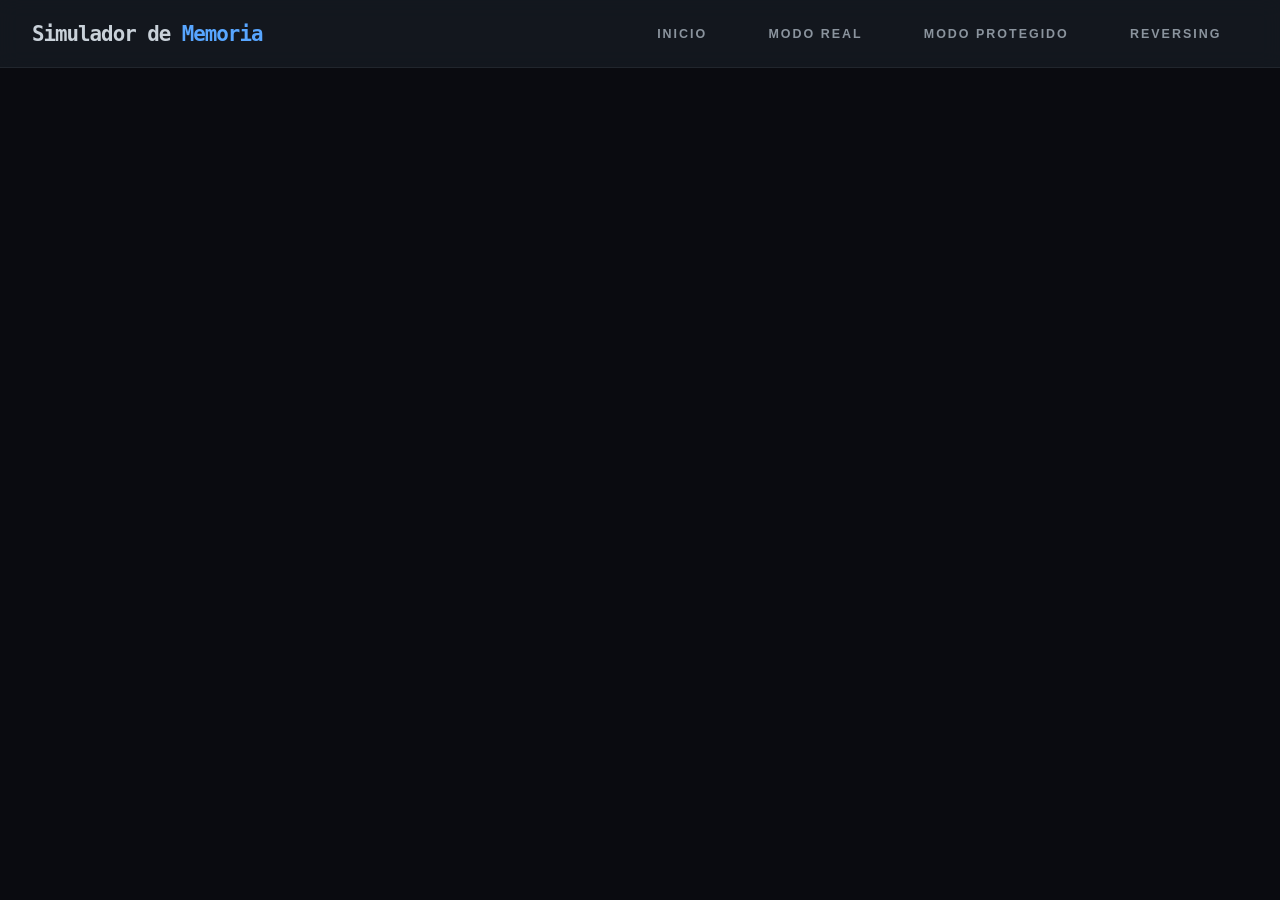
<file: src/index.html>
<!DOCTYPE html>
<html>
<head>
  <meta charset="UTF-8">
  <meta http-equiv="refresh" content="0; url=ui/index.html">
  <title>Simulador de Memoria</title>
</head>
<body>
  <a href="ui/index.html">Abrir simulador</a>
</body>
</html>
</file>
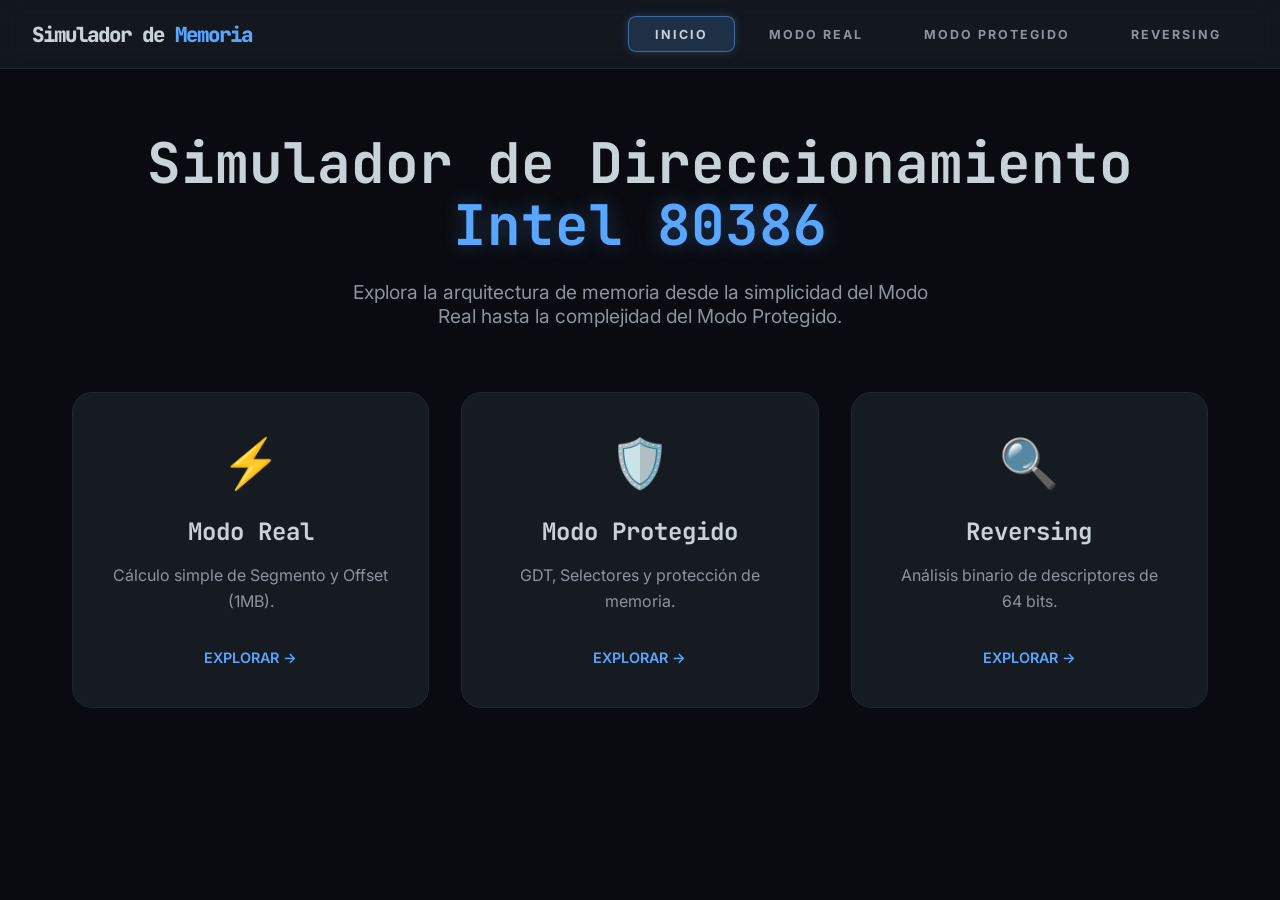
<file: src/ui/index.html>
<!DOCTYPE html>
<html lang="es">
<head>
    <meta charset="UTF-8">
    <meta name="viewport" content="width=device-width, initial-scale=1.0">
    <title>Simulador de Memoria 80386</title>
    <link rel="stylesheet" href="style.css">
    <link rel="preconnect" href="https://fonts.googleapis.com">
    <link rel="preconnect" href="https://fonts.gstatic.com" crossorigin>
    <link href="https://fonts.googleapis.com/css2?family=JetBrains+Mono:wght@400;700&family=Inter:wght@300;400;600;800&display=swap" rel="stylesheet">
</head>
<body>
    <div id="app">
        <nav class="navbar">
            <div class="logo">Simulador de <span>Memoria</span></div>
            <div class="nav-links">
                <button id="btn-nav-home" class="nav-btn">Inicio</button>
                <button id="btn-nav-real" class="nav-btn">Modo Real</button>
                <button id="btn-nav-protected" class="nav-btn">Modo Protegido</button>
                <button id="btn-nav-reversing" class="nav-btn">Reversing</button>
            </div>
        </nav>

        <main id="screen-container">
            <section id="screen-home" class="screen">
                <div class="hero">
                    <h1>Simulador de Direccionamiento <br><span class="highlight">Intel 80386</span></h1>
                    <p>Explora la arquitectura de memoria desde la simplicidad del Modo Real hasta la complejidad del Modo Protegido.</p>
                </div>
                <div class="home-grid">
                    <div class="home-card" id="card-real">
                        <div class="card-icon">⚡</div>
                        <h3>Modo Real</h3>
                        <p>Cálculo simple de Segmento y Offset (1MB).</p>
                        <span class="btn-go">Explorar &rarr;</span>
                    </div>
                    <div class="home-card" id="card-protected">
                        <div class="card-icon">🛡️</div>
                        <h3>Modo Protegido</h3>
                        <p>GDT, Selectores y protección de memoria.</p>
                        <span class="btn-go">Explorar &rarr;</span>
                    </div>
                    <div class="home-card" id="card-reversing">
                        <div class="card-icon">🔍</div>
                        <h3>Reversing</h3>
                        <p>Análisis binario de descriptores de 64 bits.</p>
                        <span class="btn-go">Explorar &rarr;</span>
                    </div>
                </div>
            </section>

            <section id="screen-real" class="screen">
                <div class="module-header">
                    <h2>Modo Real (Real Mode)</h2>
                    <p>Dirección Física = (Segmento x 16) + Offset</p>
                </div>
                <details class="howto">
                    <summary>¿Cómo funciona? (paso a paso)</summary>
                    <div class="howto-body">
                        <p><strong>Fórmula:</strong> Dirección Física = (Segmento × 16) + Offset</p>
                        <ol>
                            <li>El <strong>segmento</strong> (16 bits) se desplaza 4 bits a la izquierda (×16): en hexadecimal se le agrega un <code>0</code> al final.</li>
                            <li>Se suma el <strong>offset</strong> (desplazamiento dentro de la ventana de 64 KB).</li>
                            <li>El resultado es una dirección de <strong>20 bits</strong> (1 MB: 0x00000–0xFFFFF). El 5.º dígito hex marca dónde está la ventana en la memoria física.</li>
                        </ol>
                        <p class="howto-example">Ejemplo: 0x1234 : 0x00AB → 0x12340 + 0x00AB = <strong>0x123EB</strong></p>
                    </div>
                </details>
                <div class="real-dashboard">
                    <div class="real-top-row">
                        <div class="input-group">
                            <div class="field">
                                <label>Segmento (Hex)</label>
                                 <input type="text" id="real-segment" placeholder="Ej: 1234" maxlength="4" pattern="[0-9a-fA-F]+">
                             </div>
                             <div class="field">
                                 <label>Offset (Hex)</label>
                                 <input type="text" id="real-offset" placeholder="Ej: 0005" maxlength="4" pattern="[0-9a-fA-F]+">
                            </div>
                            <button id="btn-calc-real" class="btn-primary">Calcular</button>
                            <button id="btn-clear-real" class="btn-secondary" type="button">Limpiar</button>
                        </div>
                        <div id="real-animation-stage" class="animation-stage">
                            <div class="anim-row">
                                <div id="anim-seg" class="anim-value">0000</div>
                                <div class="anim-operator">× 16</div>
                                <div id="anim-seg-shifted" class="anim-value shifted">00000</div>
                            </div>
                            <div class="anim-divider"></div>
                            <div class="anim-row">
                                <div class="anim-label">Suma de Offset:</div>
                                <div id="anim-off" class="anim-value">0000</div>
                            </div>
                            <div class="anim-final-result">
                                <div class="final-label">Física Final:</div>
                                <div id="anim-final" class="anim-value final">00000</div>
                            </div>
                        </div>
                    </div>

                    <div class="real-bottom-row">
                        <div id="real-memory-map" class="memory-map-container hidden">
                            <div class="map-header">
                                <span class="map-label">0x00000</span>
                                <span class="map-label">1 MB (0xFFFFF)</span>
                            </div>
                            <div class="map-bar">
                                <div id="map-segment-window" class="map-window"></div>
                                <div id="map-offset-pointer" class="map-pointer"></div>
                            </div>
                            <div class="map-footer">
                                <div class="map-info-item">
                                    <span class="info-tag">Ventana:</span>
                                    <span id="map-seg-info" class="info-val">0x00000</span>
                                </div>
                                <div class="map-info-item">
                                    <span class="info-tag">Puntero:</span>
                                    <span id="map-off-info" class="info-val">0x00000</span>
                                </div>
                            </div>
                        </div>
                        <div id="real-result" class="result-card hidden">
                            <!-- Se llena dinámicamente con JS -->
                        </div>
                    </div>
                </div>
            </section>

            <section id="screen-protected" class="screen">
                <div class="module-header">
                    <h2>Modo Protegido (Protected Mode)</h2>
                    <p>Dirección Lineal = Base (del descriptor) + Offset</p>
                </div>
                <details class="howto">
                    <summary>¿Cómo funciona? (paso a paso)</summary>
                    <div class="howto-body">
                        <p>En modo protegido el programa <strong>no da una dirección</strong>: da un <strong>selector</strong> + un <strong>offset</strong>. El hardware busca el <strong>descriptor</strong>, valida y recién ahí compone la dirección.</p>
                        <ol>
                            <li>Se descompone el <strong>selector</strong> en Índice / TI / RPL.</li>
                            <li>Con el Índice se lee el <strong>descriptor</strong> en la GDT.</li>
                            <li>Del descriptor se reconstruyen <strong>Base</strong> y <strong>Límite</strong> (y se leen P, DPL, S, Type, G…).</li>
                            <li>Del descriptor se reconstruyen <strong>Base</strong> y <strong>Límite</strong> (y se leen P, DPL, S, Type, G…). El <strong>límite efectivo</strong> depende de G: con G=1 es <code>(Límite × 1000h) + FFFh</code>.</li>
                            <li>Se valida protección: <strong>P=1</strong>, selector no nulo (0000–0003), índice dentro de la GDT, privilegio <code>max(CPL, RPL) ≤ DPL</code> y que los <strong>permisos</strong> del segmento permitan la <strong>operación</strong> pedida.</li>
                            <li>Se valida <code>Offset ≤ Límite efectivo</code> (si no, #GP).</li>
                            <li>Se calcula <strong>Dirección Lineal = Base + Offset</strong>.</li>
                        </ol>
                        <div class="bit-map">
                            <div class="bit-map-title">Selector (16 bits)</div>
                            <table class="bit-map-table">
                                <tr><th>bits 15–3</th><th>bit 2</th><th>bits 1–0</th></tr>
                                <tr><td>Índice (qué fila de la GDT)</td><td>TI (0=GDT, 1=LDT)</td><td>RPL (privilegio)</td></tr>
                            </table>
                        </div>
                        <div class="bit-map">
                            <div class="bit-map-title">Descriptor de 64 bits — secciones</div>
                            <table class="bit-map-table">
                                <tr><th>bits</th><th>campo</th><th>bits</th><th>campo</th></tr>
                                <tr><td>63–56</td><td>Base 31:24</td><td>39–32</td><td>Base 23:16</td></tr>
                                <tr><td>55–52</td><td>Flags: G, D/B, L, AV</td><td>31–16</td><td>Base 15:0</td></tr>
                                <tr><td>51–48</td><td>Límite 19:16</td><td>15–0</td><td>Límite 15:0</td></tr>
                                <tr><td>47–40</td><td>Access: P, DPL, S, Type</td><td colspan="2">Base = [63–56]+[39–32]+[31–16] · Límite = [51–48]+[15–0]</td></tr>
                            </table>
                            <p class="howto-note">El descriptor se escribe en <strong>orden de bytes de memoria (little-endian)</strong>: el primer par de dígitos hex es el <strong>byte 0</strong> (el menos significativo), no el más significativo.</p>
                        </div>
                        <p class="howto-example">Ejemplo: selector 0x23 (índice=4, GDT, RPL=3) + descriptor <code>0300000040F2C000</code> (bytes LE) + offset 0xA10 + CPL 0 → Base 0x400000 + 0xA10 = <strong>0x400A10</strong></p>
                    </div>
                </details>
                <div class="prot-dashboard">
                    <div class="prot-col">
                        <div class="input-group">
                            <div class="field field-wide">
                                <label>Descriptor (Hex, 64 bits, bytes LE)</label>
                                <input type="text" id="prot-descriptor" placeholder="Ej: 0300000040F2C000" maxlength="16" pattern="[0-9a-fA-FxX]+">
                            </div>
                            <div class="field">
                                <label>Selector (Hex)</label>
                                <input type="text" id="prot-selector" placeholder="Ej: 08" maxlength="4" pattern="[0-9a-fA-F]+">
                            </div>
                            <div class="field">
                                <label>Tipo de Segmento</label>
                                <select id="prot-segtype">
                                    <option value="DS">DS · Datos</option>
                                    <option value="CS">CS · Código</option>
                                    <option value="SS">SS · Pila</option>
                                </select>
                            </div>
                            <div class="field">
                                <label>Operación</label>
                                <select id="prot-operation"></select>
                            </div>
                            <div class="field">
                                <label>Nivel actual (CPL)</label>
                                <select id="prot-cpl">
                                    <option value="0">0 · Kernel</option>
                                    <option value="1">1</option>
                                    <option value="2">2</option>
                                    <option value="3">3 · Usuario</option>
                                </select>
                            </div>
                            <div class="field">
                                <label>Offset (Hex)</label>
                                <input type="text" id="prot-offset" placeholder="Ej: 00000005" maxlength="8" pattern="[0-9a-fA-F]+">
                            </div>
                            <button id="btn-calc-prot" class="btn-primary">Calcular Dirección</button>
                            <button id="btn-clear-prot" class="btn-secondary" type="button">Limpiar</button>
                        </div>

                        <div class="gdt-container">
                            <div class="gdt-header">Global Descriptor Table (GDT)</div>
                            <div class="gdt-table">
                                <div class="gdt-row-head">
                                    <span>Índice</span>
                                    <span>Selector</span>
                                    <span>Base</span>
                                    <span>Límite</span>
                                    <span>Access</span>
                                    <span>Flags (P·DPL·G)</span>
                                </div>
                                <div id="gdt-rows">
                                    <!-- Filas generadas por JS -->
                                </div>
                            </div>
                        </div>

                        <details class="howto howto-glossary">
                            <summary>Glosario de bits (derechos de acceso y bits especiales)</summary>
                            <div class="howto-body" id="prot-glossary"></div>
                        </details>
                    </div>

                    <div class="prot-col">
                        <div id="prot-descriptor-view" class="descriptor-view">
                            <div class="view-label">Descriptor Analizado:</div>
                            <div class="descriptor-grid">
                                <div class="desc-block base">
                                    <span class="block-label">Base</span>
                                    <span id="desc-base-val" class="block-val">0x00000000</span>
                                </div>
                                <div class="desc-block limit">
                                    <span class="block-label">Límite</span>
                                    <span id="desc-limit-val" class="block-val">0x00000000</span>
                                </div>
                                <div class="desc-block flags">
                                    <span class="block-label">Flags</span>
                                    <span id="desc-flags-val" class="block-val">P=1, DPL=0</span>
                                </div>
                            </div>
                        </div>

                        <div id="prot-result" class="result-card hidden">
                            <!-- Resultado dinámico -->
                        </div>
                    </div>
                </div>
            </section>

            <section id="screen-reversing" class="screen">
                <div class="module-header">
                    <h2>Laboratorio de Reversing</h2>
                    <p>Análisis de Descriptor de Segmento (64 bits)</p>
                </div>
                <details class="howto">
                    <summary>¿Cómo funciona? (paso a paso)</summary>
                    <div class="howto-body">
                        <p>Ingresa el descriptor completo en <strong>64 bits binarios</strong>. La aplicación valida el ingreso (solo 0s y 1s, exactamente 64 bits), lo divide por colores según el esquema del 80386 y reconstruye <strong>Base</strong>, <strong>Límite</strong> y todos sus <strong>atributos</strong>.</p>
                        <ol>
                            <li>Base (32 bits) = Base[31:24] + Base[23:16] + Base[15:0].</li>
                            <li>Límite (20 bits) = Límite[19:16] + Límite[15:0].</li>
                            <li>Derechos de acceso: se decodifica el byte P·DPL·S·E·ED/C·R/W·A.</li>
                            <li>Se describe <strong>qué se puede hacer</strong> en ese segmento (leer, escribir, ejecutar, usar como pila).</li>
                        </ol>
                    </div>
                </details>
                <div class="reversing-container">
                    <div class="input-group">
                        <label>Ingresa el Descriptor Binario (64 bits)</label>
                         <input type="text" id="rev-binary" placeholder="010101..." maxlength="64" class="bin-input" pattern="[01]+">
                        <div id="bin-counter">0 / 64 bits</div>
                        <button id="btn-clear-rev" class="btn-secondary" type="button">Limpiar</button>
                    </div>
                    <div id="rev-result" class="reversing-grid hidden"></div>
                    <details class="howto">
                        <summary>Glosario de bits (derechos de acceso y bits especiales)</summary>
                        <div class="howto-body" id="rev-glossary"></div>
                    </details>
                </div>
            </section>
        </main>
    </div>
    <script type="module" src="main.js"></script>
</body>
</html>
</file>
<file: src/ui/style.css>
:root {
    --bg-color: #0a0b10;
    --surface-color: #161b22;
    --surface-light: #21262d;
    --accent-color: #58a6ff;
    --accent-glow: rgba(88, 166, 255, 0.3);
    --success-color: #3fb950;
    --error-color: #f85149;
    --text-main: #c9d1d9;
    --text-muted: #8b949e;
    --glass-bg: rgba(22, 27, 34, 0.8);
    --transition: all 0.3s cubic-bezier(0.4, 0, 0.2, 1);
}

* {
    box-sizing: border-box;
    margin: 0;
    padding: 0;
}

body {
    background-color: var(--bg-color);
    color: var(--text-main);
    font-family: 'Inter', sans-serif;
    overflow-x: hidden;
}

h1, h2, h3, .logo, .bin-input {
    font-family: 'JetBrains Mono', monospace;
}

/* Navbar */
.navbar {
    display: flex;
    justify-content: space-between;
    align-items: center;
    padding: 1rem 2rem;
    background: var(--glass-bg);
    backdrop-filter: blur(10px);
    -webkit-backdrop-filter: blur(10px);
    position: sticky;
    top: 0;
    z-index: 100;
    border-bottom: 1px solid var(--surface-light);
    flex-wrap: wrap;
    gap: 0.8rem;
}

.logo {
    font-size: 1.3rem;
    font-weight: 800;
    letter-spacing: -1px;
    white-space: nowrap;
}

.logo span {
    color: var(--accent-color);
}

.nav-links {
    display: flex;
    gap: 0.5rem;
    flex-wrap: wrap;
    justify-content: center;
}

.nav-btn {
    background: transparent;
    border: 1px solid transparent;
    color: var(--text-muted);
    padding: 0.6rem 1.6rem;
    cursor: pointer;
    font-family: inherit;
    font-weight: 700;
    transition: var(--transition);
    border-radius: 8px;
    white-space: nowrap;
    text-transform: uppercase;
    font-size: 0.78rem;
    letter-spacing: 0.16em;
}

.nav-btn:hover {
    color: var(--text-main);
    background: var(--surface-light);
}

.nav-btn.active,
.nav-btn:focus-visible {
    color: var(--text-main);
    background: rgba(88, 166, 255, 0.18);
    border: 1px solid rgba(88, 166, 255, 0.5);
    box-shadow: 0 0 10px rgba(88, 166, 255, 0.25);
    outline: none;
}

/* Screens */
.screen {
    display: none;
    padding: 4rem 2rem;
    max-width: 1200px;
    margin: 0 auto;
    animation: fadeIn 0.5s ease;
}

.screen.active {
    display: block;
}

@keyframes fadeIn {
    from { opacity: 0; transform: translateY(10px); }
    to { opacity: 1; transform: translateY(0); }
}

/* Hero Home */
.hero {
    text-align: center;
    margin-bottom: 4rem;
}

.hero h1 {
    font-size: 3.5rem;
    line-height: 1.1;
    margin-bottom: 1.5rem;
}

.highlight {
    color: var(--accent-color);
    text-shadow: 0 0 20px var(--accent-glow);
}

.hero p {
    font-size: 1.2rem;
    color: var(--text-muted);
    max-width: 600px;
    margin: 0 auto;
}

/* Home Grid */
.home-grid {
    display: grid;
    grid-template-columns: repeat(auto-fit, minmax(300px, 1fr));
    gap: 2rem;
}

.home-card {
    background: var(--surface-color);
    border: 1px solid var(--surface-light);
    padding: 2.5rem;
    border-radius: 20px;
    text-align: center;
    cursor: pointer;
    transition: var(--transition);
    position: relative;
    overflow: hidden;
}

.home-card:hover {
    transform: translateY(-10px);
    border-color: var(--accent-color);
    box-shadow: 0 10px 30px rgba(0,0,0,0.5), 0 0 20px var(--accent-glow);
}

.card-icon {
    font-size: 3rem;
    margin-bottom: 1.5rem;
}

.home-card h3 {
    font-size: 1.5rem;
    margin-bottom: 1rem;
}

.home-card p {
    color: var(--text-muted);
    margin-bottom: 2rem;
    line-height: 1.6;
}

.btn-go {
    color: var(--accent-color);
    font-weight: 600;
    font-size: 0.9rem;
    text-transform: uppercase;
}

/* Module Layouts */
.module-header {
    text-align: center;
    margin-bottom: 3rem;
}

.module-header h2 {
    font-size: 2.5rem;
    margin-bottom: 0.5rem;
}

.module-header p {
    color: var(--text-muted);
    font-family: 'JetBrains Mono', monospace;
}

.calc-container {
    display: flex;
    flex-direction: column;
    align-items: center;
    gap: 3rem;
}

/* Componentes de Interfaz Genéricos */
.input-group {
    background: var(--surface-color);
    padding: 2rem;
    border-radius: 20px;
    border: 1px solid var(--surface-light);
    display: flex;
    gap: 1.5rem;
    align-items: flex-end;
    flex-wrap: wrap;
    justify-content: center;
}

.field {
    display: flex;
    flex-direction: column;
    gap: 0.5rem;
}

.field label {
    font-size: 0.8rem;
    color: var(--text-muted);
    text-transform: uppercase;
    font-weight: 600;
}

.field input {
    background: var(--bg-color);
    border: 1px solid var(--surface-light);
    color: var(--text-main);
    padding: 0.8rem;
    border-radius: 8px;
    font-family: 'JetBrains Mono', monospace;
    font-size: 1rem;
    transition: var(--transition);
}

.field input:focus {
    outline: none;
    border-color: var(--accent-color);
    box-shadow: 0 0 0 2px var(--accent-glow);
}

.btn-primary {
    background: var(--accent-color);
    color: #fff;
    border: none;
    padding: 0.8rem 1.5rem;
    border-radius: 8px;
    font-weight: 600;
    cursor: pointer;
    transition: var(--transition);
}

.btn-primary:hover {
    filter: brightness(1.2);
    transform: scale(1.05);
}

/* Result Cards */
.result-card {
    background: var(--surface-color);
    border-left: 5px solid var(--accent-color);
    padding: 2rem;
    border-radius: 12px;
    max-width: 600px;
    width: 100%;
    animation: slideIn 0.4s ease;
}

.result-card.error {
    border-left-color: var(--error-color);
}

.result-item {
    display: flex;
    justify-content: space-between;
    padding: 0.8rem 0;
    border-bottom: 1px solid var(--surface-light);
}

.result-item:last-child {
    border-bottom: none;
}

.result-label {
    color: var(--text-muted);
}

.result-value {
    font-family: 'JetBrains Mono', monospace;
    font-weight: 700;
}

.formula-box {
    margin-top: 1.5rem;
    background: var(--bg-color);
    padding: 1rem;
    border-radius: 8px;
    text-align: center;
    font-family: 'JetBrains Mono', monospace;
    color: var(--accent-color);
}

.hidden {
    display: none;
}

@keyframes slideIn {
    from { opacity: 0; transform: translateX(-20px); }
    to { opacity: 1; transform: translateX(0); }
}

/* Reversing Specific */
.reversing-container {
    display: flex;
    flex-direction: column;
    align-items: center;
    gap: 2rem;
}

.bin-input {
    width: 100%;
    max-width: 600px;
    text-align: center;
    font-size: 1.2rem !important;
    letter-spacing: 2px;
    margin-top: 1rem;
}

#bin-counter {
    text-align: center;
    font-size: 0.8rem;
    color: var(--text-muted);
    margin-top: 0.5rem;
}

.reversing-grid {
    display: grid;
    grid-template-columns: repeat(auto-fit, minmax(250px, 1fr));
    gap: 2rem;
    width: 100%;
    max-width: 1000px;
}

.rev-card-wide {
    grid-column: 1 / -1;
}

.rev-rows {
    display: flex;
    flex-direction: column;
    gap: 1.2rem;
    margin-top: 1rem;
}

.rev-row {
    display: flex;
    flex-direction: column;
    gap: 0.5rem;
    padding: 0.8rem;
    background: rgba(255, 255, 255, 0.02);
    border-radius: 8px;
    border: 1px solid var(--surface-light);
}

.rev-row-label {
    font-size: 0.75rem;
    color: var(--text-muted);
    font-family: 'JetBrains Mono', monospace;
}

.rev-row-bits {
    display: flex;
    flex-wrap: nowrap;
    gap: 3px;
    align-items: center;
    overflow-x: auto;
    padding-bottom: 0.3rem;
}

.rev-row-sub {
    font-size: 0.7rem;
    color: var(--text-secondary);
    font-family: 'JetBrains Mono', monospace;
    opacity: 0.85;
}

.rev-sep {
    width: 8px;
    height: 100%;
    min-height: 24px;
    margin: 0 6px;
    border-left: 2px dashed rgba(255, 255, 255, 0.25);
    border-right: 2px dashed rgba(255, 255, 255, 0.25);
}

.rev-card {
    background: var(--surface-color);
    padding: 1.5rem;
    border-radius: 15px;
    border: 1px solid var(--surface-light);
}

.rev-card h4 {
    margin-bottom: 1rem;
    color: var(--accent-color);
}

.bin-block {
    display: inline-block;
    padding: 2px 4px;
    border-radius: 3px;
    font-family: 'JetBrains Mono', monospace;
    font-size: 0.9rem;
    cursor: help;
    transition: var(--transition);
}

.bin-block:hover {
    filter: brightness(1.5);
    transform: scale(1.1);
}

.bin-base-high { background: rgba(88,166,255,0.25); border: 1px solid var(--accent-color); }
.bin-base-mid  { background: rgba(88,166,255,0.15); border: 1px solid rgba(88,166,255,0.6); }
.bin-base-low  { background: rgba(88,166,255,0.08); border: 1px solid rgba(88,166,255,0.4); }
.bin-limit-high{ background: rgba(63,185,80,0.25);  border: 1px solid var(--success-color); }
.bin-limit-low { background: rgba(63,185,80,0.12);  border: 1px solid rgba(63,185,80,0.6); }
.bin-flags     { background: rgba(248,81,73,0.20);  border: 1px solid var(--error-color); }
.bin-access    { background: rgba(251,133,0,0.20);  border: 1px solid #fb8500; }

/* Rediseño Modo Real Equilibrado */
.real-dashboard {
    display: flex;
    flex-direction: column;
    gap: 2rem;
    align-items: center;
    max-width: 1100px;
    margin: 0 auto;
}

.real-top-row {
    display: grid;
    grid-template-columns: 1fr 1fr;
    gap: 2rem;
    width: 100%;
    align-items: stretch;
}

.real-bottom-row {
    display: flex;
    flex-direction: column;
    gap: 2rem;
    width: 100%;
    align-items: center;
}

.input-group {
    background: var(--surface-color);
    padding: 2rem;
    border-radius: 20px;
    border: 1px solid var(--surface-light);
    display: flex;
    gap: 1rem;
    align-items: flex-end;
    justify-content: center;
    flex-wrap: wrap;
    height: 100%;
}

.field {
    display: flex;
    flex-direction: column;
    gap: 0.5rem;
}

.field label {
    font-size: 0.7rem;
    color: var(--text-muted);
    text-transform: uppercase;
    font-weight: 600;
}

.field input {
    background: var(--bg-color);
    border: 1px solid var(--surface-light);
    color: var(--text-main);
    padding: 0.6rem;
    border-radius: 8px;
    font-family: 'JetBrains Mono', monospace;
    font-size: 1rem;
    transition: var(--transition);
}

.field select {
    background: var(--bg-color);
    border: 1px solid var(--surface-light);
    color: var(--text-main);
    padding: 0.6rem;
    border-radius: 8px;
    font-family: 'JetBrains Mono', monospace;
    font-size: 1rem;
    transition: var(--transition);
    cursor: pointer;
}

.field select:focus {
    outline: none;
    border-color: var(--accent-color);
    box-shadow: 0 0 0 2px var(--accent-glow);
}

.field-wide input {
    min-width: 220px;
}

.btn-primary {
    background: var(--accent-color);
    color: #fff;
    border: none;
    padding: 0.7rem 1.2rem;
    border-radius: 8px;
    font-weight: 600;
    cursor: pointer;
    transition: var(--transition);
}

.btn-secondary {
    background: transparent;
    color: var(--text-main);
    border: 1px solid var(--surface-light);
    padding: 0.7rem 1.2rem;
    border-radius: 8px;
    font-weight: 600;
    cursor: pointer;
    transition: var(--transition);
}

.btn-secondary:hover {
    border-color: var(--accent-color);
    color: var(--accent-color);
    transform: scale(1.05);
}

/* Animaciones Modo Real - Compactas */
.animation-stage {
    background: var(--surface-color);
    padding: 1.5rem;
    border-radius: 20px;
    border: 1px solid var(--surface-light);
    display: flex;
    flex-direction: column;
    align-items: center;
    gap: 1rem;
    position: relative;
    justify-content: center;
}

.anim-row {
    display: flex;
    align-items: center;
    justify-content: center;
    gap: 1rem;
    font-family: 'JetBrains Mono', monospace;
    font-size: 1.2rem;
}

.anim-value {
    padding: 0.4rem 0.8rem;
    background: var(--bg-color);
    border: 1px solid var(--surface-light);
    border-radius: 6px;
}

.anim-value.highlight {
    border-color: var(--accent-color);
    box-shadow: 0 0 10px var(--accent-glow);
}

.anim-divider {
    width: 80%;
    height: 1px;
    background: var(--surface-light);
}

.anim-final-result {
    text-align: center;
}

.anim-value.final {
    font-size: 1.8rem;
    color: var(--accent-color);
    border-color: var(--accent-color);
    box-shadow: 0 0 20px var(--accent-glow);
}

/* Result Cards - Compactas */
.result-card {
    background: var(--surface-color);
    border-left: 5px solid var(--accent-color);
    padding: 1.2rem;
    border-radius: 12px;
    width: 100%;
    max-width: 600px;
    animation: slideIn 0.4s ease;
}

.result-item {
    display: flex;
    justify-content: space-between;
    padding: 0.4rem 0;
    border-bottom: 1px solid var(--surface-light);
    font-size: 0.9rem;
}

.formula-box {
    margin-top: 1rem;
    background: var(--bg-color);
    padding: 0.8rem;
    border-radius: 8px;
    text-align: center;
    font-family: 'JetBrains Mono', monospace;
    color: var(--accent-color);
    font-size: 0.9rem;
}

/* Mapa de Memoria Visual */
.memory-map-container {
    width: 100%;
    max-width: 800px;
    background: var(--surface-color);
    padding: 2rem;
    border-radius: 20px;
    border: 1px solid var(--surface-light);
    margin: 2rem auto;
    animation: slideIn 0.6s ease;
}

.map-header {
    display: flex;
    justify-content: space-between;
    font-family: 'JetBrains Mono', monospace;
    font-size: 0.8rem;
    color: var(--text-muted);
    margin-bottom: 1rem;
}

.map-bar {
    width: 100%;
    height: 30px;
    background: var(--bg-color);
    border: 2px solid var(--surface-light);
    border-radius: 15px;
    position: relative;
    overflow: hidden;
    margin-bottom: 1.5rem;
}

.map-window {
    position: absolute;
    height: 100%;
    background: var(--accent-glow);
    border: 2px solid var(--accent-color);
    border-radius: 4px;
    transition: all 0.6s cubic-bezier(0.4, 0, 0.2, 1);
    z-index: 1;
}

.map-pointer {
    position: absolute;
    width: 4px;
    height: 100%;
    background: var(--error-color);
    box-shadow: 0 0 10px var(--error-color);
    transition: all 0.8s cubic-bezier(0.4, 0, 0.2, 1);
    z-index: 2;
}

.map-footer {
    display: flex;
    justify-content: space-around;
    font-size: 0.9rem;
    color: var(--text-muted);
}

.map-info-item {
    display: flex;
    gap: 0.5rem;
    align-items: center;
}

.info-tag {
    font-weight: 600;
}

.info-val {
    color: var(--text-main);
    font-family: 'JetBrains Mono', monospace;
    font-weight: bold;
}

/* Modo Protegido - Dashboard */
.prot-dashboard {
    display: grid;
    grid-template-columns: 2fr 1fr;
    gap: 2rem;
    align-items: start;
    max-width: 1100px;
    margin: 0 auto;
    width: 100%;
}

.prot-col {
    display: flex;
    flex-direction: column;
    gap: 2rem;
    min-width: 0;
}

@media (max-width: 860px) {
    .prot-dashboard {
        grid-template-columns: 1fr;
    }
}

/* Descriptor View */
.descriptor-view {
    background: var(--surface-color);
    padding: 1rem;
    border-radius: 16px;
    border: 1px solid var(--surface-light);
    display: flex;
    flex-direction: column;
    gap: 0.6rem;
}

.view-label {
    font-size: 0.68rem;
    color: var(--text-muted);
    text-transform: uppercase;
    font-weight: 600;
    text-align: center;
}

.descriptor-grid {
    display: grid;
    grid-template-columns: repeat(3, 1fr);
    gap: 0.5rem;
}

.desc-block {
    padding: 0.5rem 0.4rem;
    border-radius: 10px;
    text-align: center;
    display: flex;
    flex-direction: column;
    gap: 0.25rem;
    border: 1px solid var(--surface-light);
    min-width: 0;
}

.desc-block.base { background: rgba(88, 166, 255, 0.1); border-color: var(--accent-color); }
.desc-block.limit { background: rgba(63, 185, 80, 0.1); border-color: var(--success-color); }
.desc-block.flags { background: rgba(248, 81, 73, 0.1); border-color: var(--error-color); }

.block-label {
    font-size: 0.6rem;
    color: var(--text-muted);
    text-transform: uppercase;
}

.block-val {
    font-family: 'JetBrains Mono', monospace;
    font-weight: 700;
    font-size: 0.78rem;
    word-break: break-all;
}

/* GDT Table */
.gdt-container {
    background: var(--surface-color);
    padding: 1.5rem;
    border-radius: 20px;
    border: 1px solid var(--surface-light);
}

.gdt-header {
    font-family: 'JetBrains Mono', monospace;
    font-size: 1.2rem;
    font-weight: 700;
    margin-bottom: 1.5rem;
    text-align: center;
    color: var(--accent-color);
}

.gdt-table {
    width: 100%;
    border-collapse: collapse;
    font-family: 'JetBrains Mono', monospace;
}

.gdt-row-head {
    display: grid;
    grid-template-columns: 0.5fr 0.8fr 1.3fr 1.2fr 0.7fr 1.3fr;
    padding: 0.8rem;
    background: var(--surface-light);
    color: var(--text-muted);
    font-size: 0.8rem;
    font-weight: 600;
    border-radius: 8px 8px 0 0;
}

.gdt-row {
    display: grid;
    grid-template-columns: 0.5fr 0.8fr 1.3fr 1.2fr 0.7fr 1.3fr;
    padding: 0.8rem;
    border-bottom: 1px solid var(--surface-light);
    font-size: 0.9rem;
    transition: var(--transition);
}

.gdt-row:last-child {
    border-bottom: none;
    border-radius: 0 0 8px 8px;
}

.gdt-row.active {
    background: var(--accent-glow);
    color: #fff;
    border-left: 4px solid var(--accent-color);
}

.gdt-row span {
    text-align: center;
}

/* Paneles "¿Cómo funciona?" y Glosario */
.howto {
    background: var(--surface-color);
    border: 1px solid var(--surface-light);
    border-radius: 12px;
    margin: 0 auto 2rem;
    max-width: 1100px;
    overflow: hidden;
}

.howto > summary {
    cursor: pointer;
    padding: 1rem 1.5rem;
    font-weight: 600;
    color: var(--accent-color);
    list-style: none;
    user-select: none;
}

.howto > summary::-webkit-details-marker {
    display: none;
}

.howto > summary::before {
    content: '▸';
    display: inline-block;
    margin-right: 0.6rem;
    transition: var(--transition);
}

.howto[open] > summary::before {
    transform: rotate(90deg);
}

.howto-body {
    padding: 0 1.5rem 1.5rem;
    color: var(--text-main);
    line-height: 1.7;
    font-size: 0.92rem;
}

.howto-body ol,
.howto-body ul {
    margin: 0.75rem 0 0.75rem 1.25rem;
}

.howto-body li {
    margin-bottom: 0.35rem;
}

.howto-body code {
    background: var(--bg-color);
    padding: 0.1rem 0.4rem;
    border-radius: 4px;
    font-family: 'JetBrains Mono', monospace;
    color: var(--accent-color);
}

.howto-example {
    margin-top: 1rem;
    background: var(--bg-color);
    padding: 0.8rem 1rem;
    border-radius: 8px;
    border-left: 3px solid var(--accent-color);
    font-family: 'JetBrains Mono', monospace;
    font-size: 0.85rem;
}

.howto-note {
    margin-top: 0.75rem;
    font-size: 0.85rem;
    color: var(--text-muted);
    line-height: 1.6;
}

.bit-map {
    margin-top: 1rem;
}

.bit-map-title {
    font-family: 'JetBrains Mono', monospace;
    font-weight: 700;
    color: var(--success-color);
    margin-bottom: 0.5rem;
}

.bit-map-table {
    width: 100%;
    border-collapse: collapse;
    font-size: 0.82rem;
}

.bit-map-table th,
.bit-map-table td {
    border: 1px solid var(--surface-light);
    padding: 0.5rem 0.7rem;
    text-align: center;
}

.bit-map-table th {
    background: var(--surface-light);
    color: var(--text-muted);
    font-family: 'JetBrains Mono', monospace;
}

/* Glosario */
.glossary-cols {
    display: grid;
    grid-template-columns: 1fr 1fr;
    gap: 1.5rem;
    align-items: start;
}

.glossary-col h5 {
    color: var(--accent-color);
    margin-bottom: 0.5rem;
    font-size: 0.9rem;
}

/* Derechos de acceso / capacidades */
.derechos-summary {
    margin-top: 0.8rem;
    color: var(--text-main);
    font-size: 0.9rem;
    line-height: 1.6;
}

.caps-row {
    display: flex;
    flex-wrap: wrap;
    gap: 0.5rem;
    margin-top: 0.6rem;
}

.cap-badge {
    display: inline-block;
    padding: 0.35rem 0.7rem;
    border-radius: 999px;
    font-size: 0.78rem;
    font-weight: 600;
    font-family: 'JetBrains Mono', monospace;
    background: rgba(63, 185, 80, 0.15);
    border: 1px solid var(--success-color);
    color: var(--success-color);
}

.bit-legend {
    margin-top: 1rem;
    margin-left: 1.1rem;
    display: grid;
    grid-template-columns: repeat(auto-fit, minmax(320px, 1fr));
    gap: 0.3rem 1.5rem;
    font-size: 0.82rem;
    color: var(--text-muted);
}

.bit-legend li {
    line-height: 1.5;
}

/* Pantallas estrechas: glosario de una sola columna */
@media (max-width: 720px) {
    .glossary-cols {
        grid-template-columns: 1fr;
    }
}
</file>
